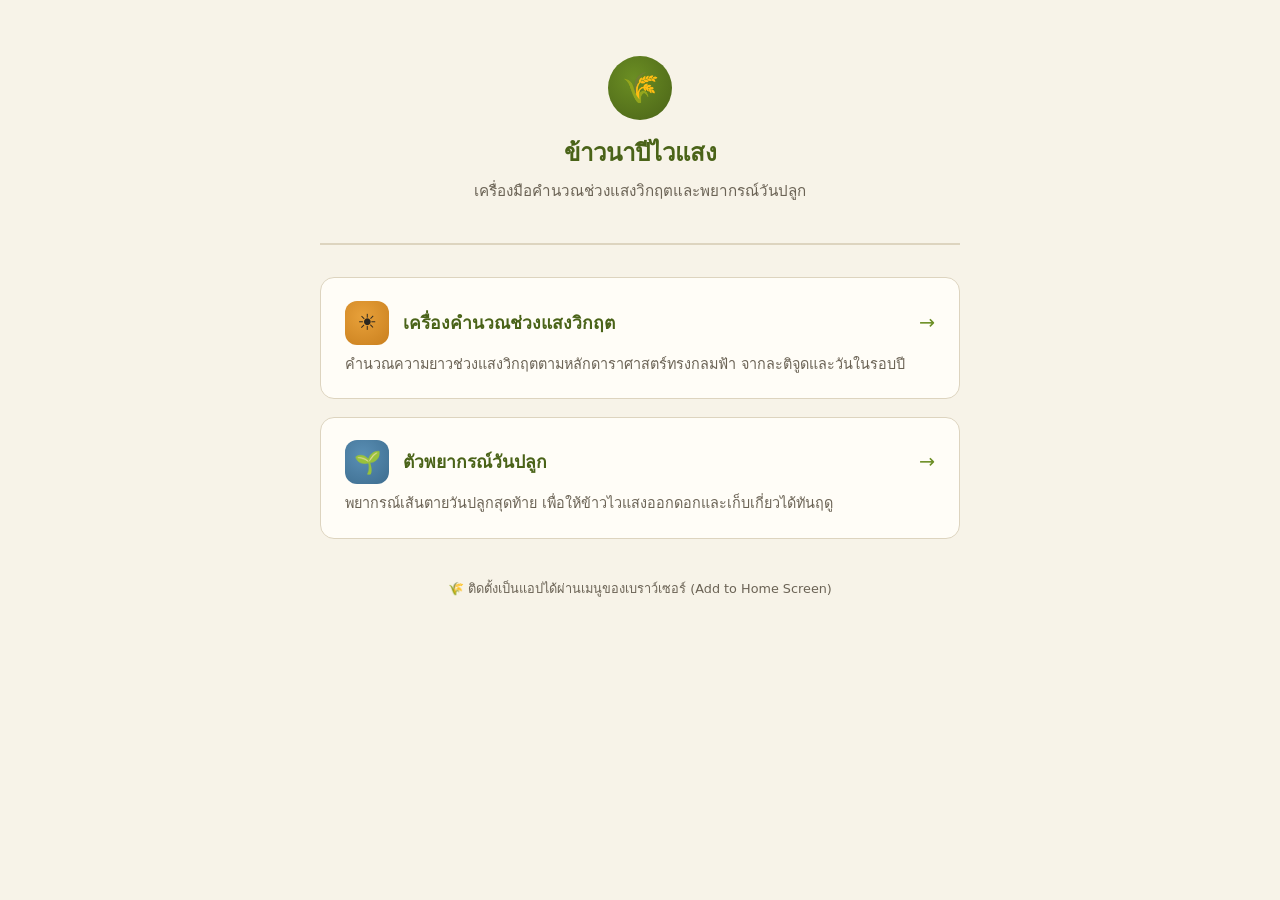
<file: index.html>
<!DOCTYPE html>
<html lang="th">
<head>
<meta charset="UTF-8">
<meta name="viewport" content="width=device-width, initial-scale=1.0">
<meta http-equiv="Content-Security-Policy" content="default-src 'self'; style-src 'self' 'unsafe-inline'; script-src 'self' 'unsafe-inline'; img-src 'self'; manifest-src 'self'; base-uri 'none'; form-action 'none'">
<title>ข้าวไวแสง — เครื่องมือคำนวณและพยากรณ์</title>
<link rel="manifest" href="manifest.json">
<link rel="stylesheet" href="style.css">
<link rel="apple-touch-icon" href="icon-192.png">
<meta name="apple-mobile-web-app-capable" content="yes">
<meta name="apple-mobile-web-app-status-bar-style" content="default">
<meta name="apple-mobile-web-app-title" content="ข้าวไวแสง">
<meta name="description" content="เครื่องมือคำนวณช่วงแสงวิกฤตและพยากรณ์วันปลูกสำหรับข้าวนาปีไวแสง ตามหลักดาราศาสตร์ทรงกลมฟ้า">
<meta name="theme-color" content="#6b8e23">
<style>
  header {
    text-align: center;
    padding: 2rem 0 2.5rem;
    border-bottom: 2px solid var(--line);
    margin-bottom: 2rem;
  }
  .badge {
    display: inline-flex;
    align-items: center;
    justify-content: center;
    width: 64px; height: 64px;
    border-radius: 50%;
    background: radial-gradient(circle at 40% 35%, var(--paddy), var(--paddy-dark));
    margin-bottom: 0.9rem;
    font-size: 30px;
  }
  h1 { font-size: 1.5rem; color: var(--paddy-dark); font-weight: 700; }
  .sub { font-size: 0.95rem; color: var(--ink-soft); margin-top: 0.4rem; }
  .menu { display: grid; gap: 1.1rem; }
  a.tool {
    display: block;
    background: var(--card);
    border: 1px solid var(--line);
    border-radius: 14px;
    padding: 1.4rem 1.5rem;
    text-decoration: none;
    color: inherit;
    transition: transform 0.12s ease, box-shadow 0.12s ease, border-color 0.12s ease;
  }
  a.tool:hover {
    transform: translateY(-2px);
    box-shadow: 0 6px 18px rgba(74, 99, 24, 0.14);
    border-color: var(--paddy);
  }
  .tool-head { display: flex; align-items: center; gap: 0.85rem; margin-bottom: 0.5rem; }
  .icon {
    flex: 0 0 auto;
    width: 44px; height: 44px;
    border-radius: 12px;
    display: inline-flex;
    align-items: center;
    justify-content: center;
    font-size: 22px;
  }
  .icon.calc { background: radial-gradient(circle at 40% 35%, var(--sun), var(--sun-deep)); }
  .icon.predict { background: radial-gradient(circle at 40% 35%, var(--sky), #3d6d8f); }
  .tool h2 { font-size: 1.1rem; color: var(--paddy-dark); font-weight: 700; }
  .tool p { font-size: 0.9rem; color: var(--ink-soft); }
  .arrow { margin-left: auto; color: var(--paddy); font-size: 1.2rem; }
  footer {
    text-align: center;
    margin-top: 2.5rem;
    font-size: 0.8rem;
    color: var(--ink-soft);
  }
</style>
</head>
<body>
  <div class="wrap">
    <header>
      <div class="badge" aria-hidden="true">🌾</div>
      <h1>ข้าวนาปีไวแสง</h1>
      <p class="sub">เครื่องมือคำนวณช่วงแสงวิกฤตและพยากรณ์วันปลูก</p>
    </header>

    <nav class="menu">
      <a class="tool" href="photoperiod_calculator.html">
        <div class="tool-head">
          <span class="icon calc" aria-hidden="true">☀️</span>
          <h2>เครื่องคำนวณช่วงแสงวิกฤต</h2>
          <span class="arrow" aria-hidden="true">→</span>
        </div>
        <p>คำนวณความยาวช่วงแสงวิกฤตตามหลักดาราศาสตร์ทรงกลมฟ้า จากละติจูดและวันในรอบปี</p>
      </a>

      <a class="tool" href="planting_predictor.html">
        <div class="tool-head">
          <span class="icon predict" aria-hidden="true">🌱</span>
          <h2>ตัวพยากรณ์วันปลูก</h2>
          <span class="arrow" aria-hidden="true">→</span>
        </div>
        <p>พยากรณ์เส้นตายวันปลูกสุดท้าย เพื่อให้ข้าวไวแสงออกดอกและเก็บเกี่ยวได้ทันฤดู</p>
      </a>
    </nav>

    <footer>
      🌾 ติดตั้งเป็นแอปได้ผ่านเมนูของเบราว์เซอร์ (Add to Home Screen)
    </footer>
  </div>

  <script>
    if ('serviceWorker' in navigator) {
      window.addEventListener('load', function() {
        navigator.serviceWorker.register('service-worker.js').catch(function(e) { console.log('SW failed:', e); });
      });
    }
  </script>
</body>
</html>
</file>
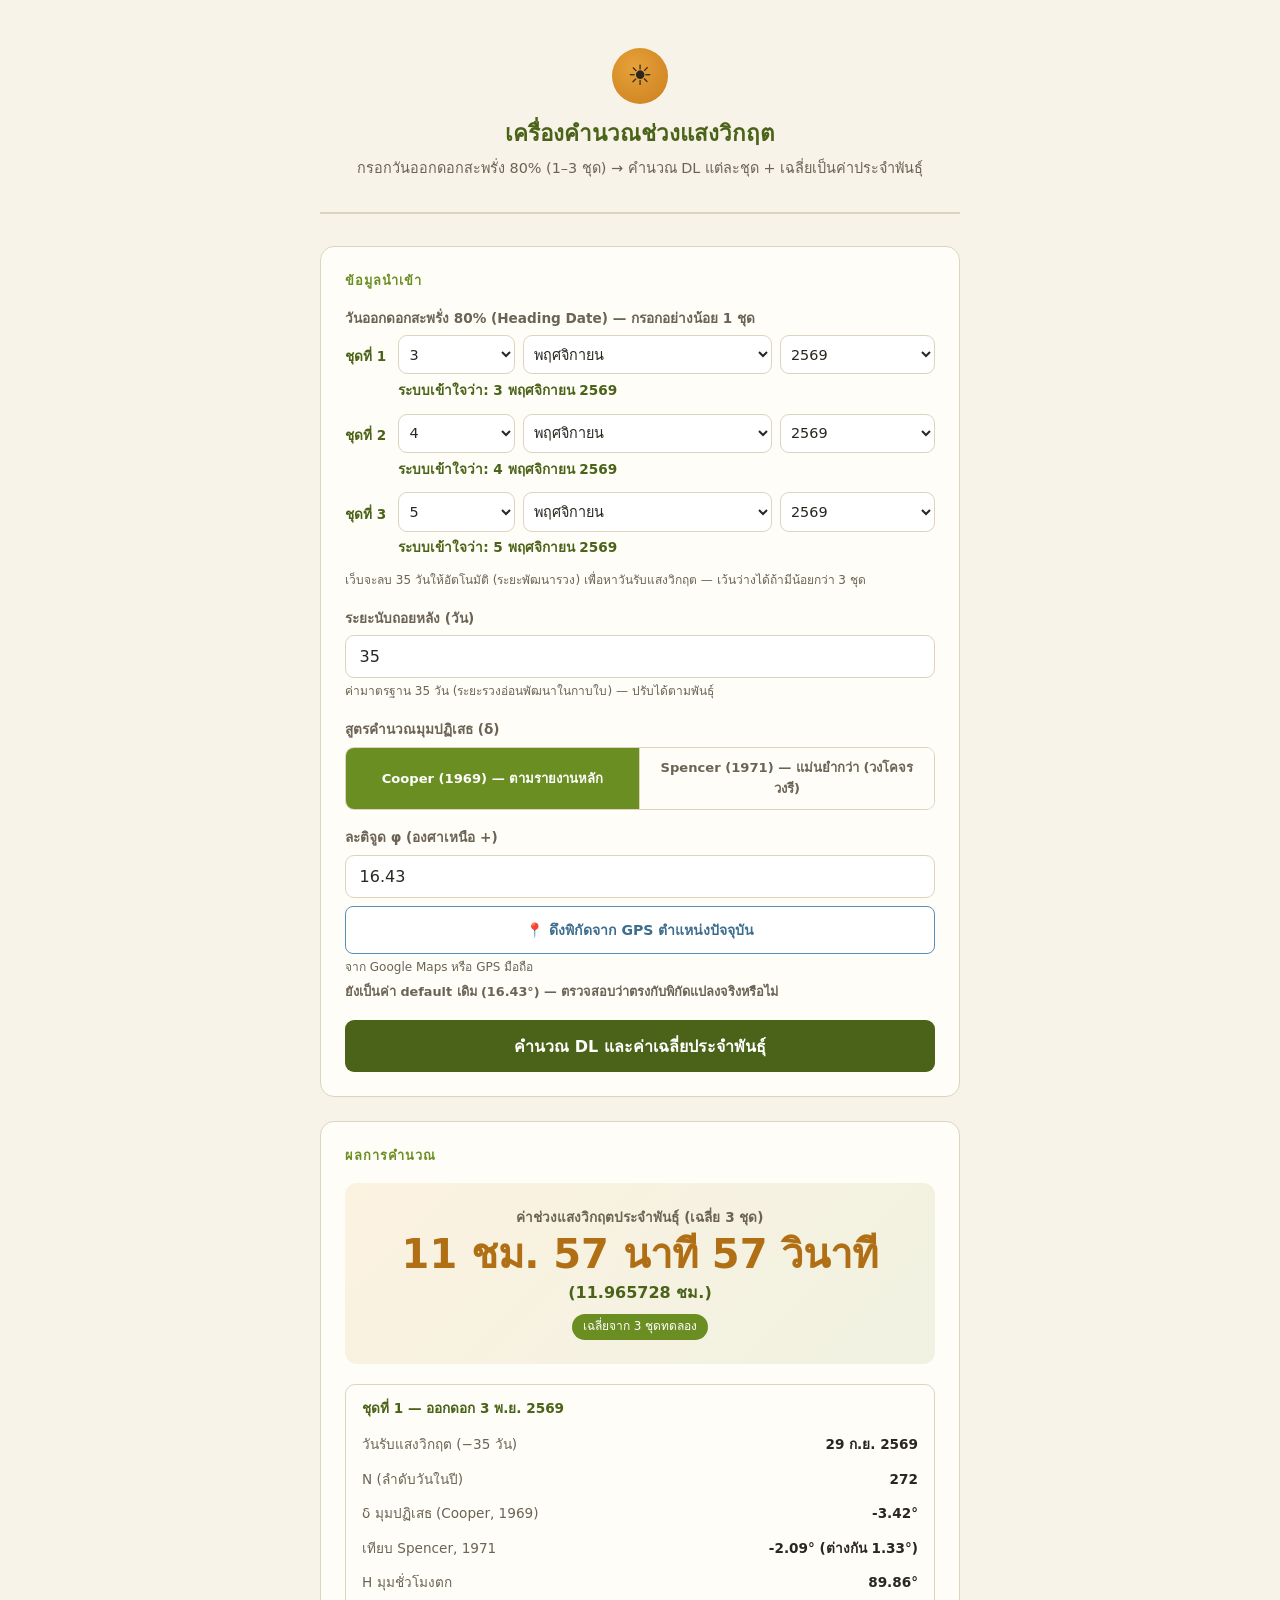
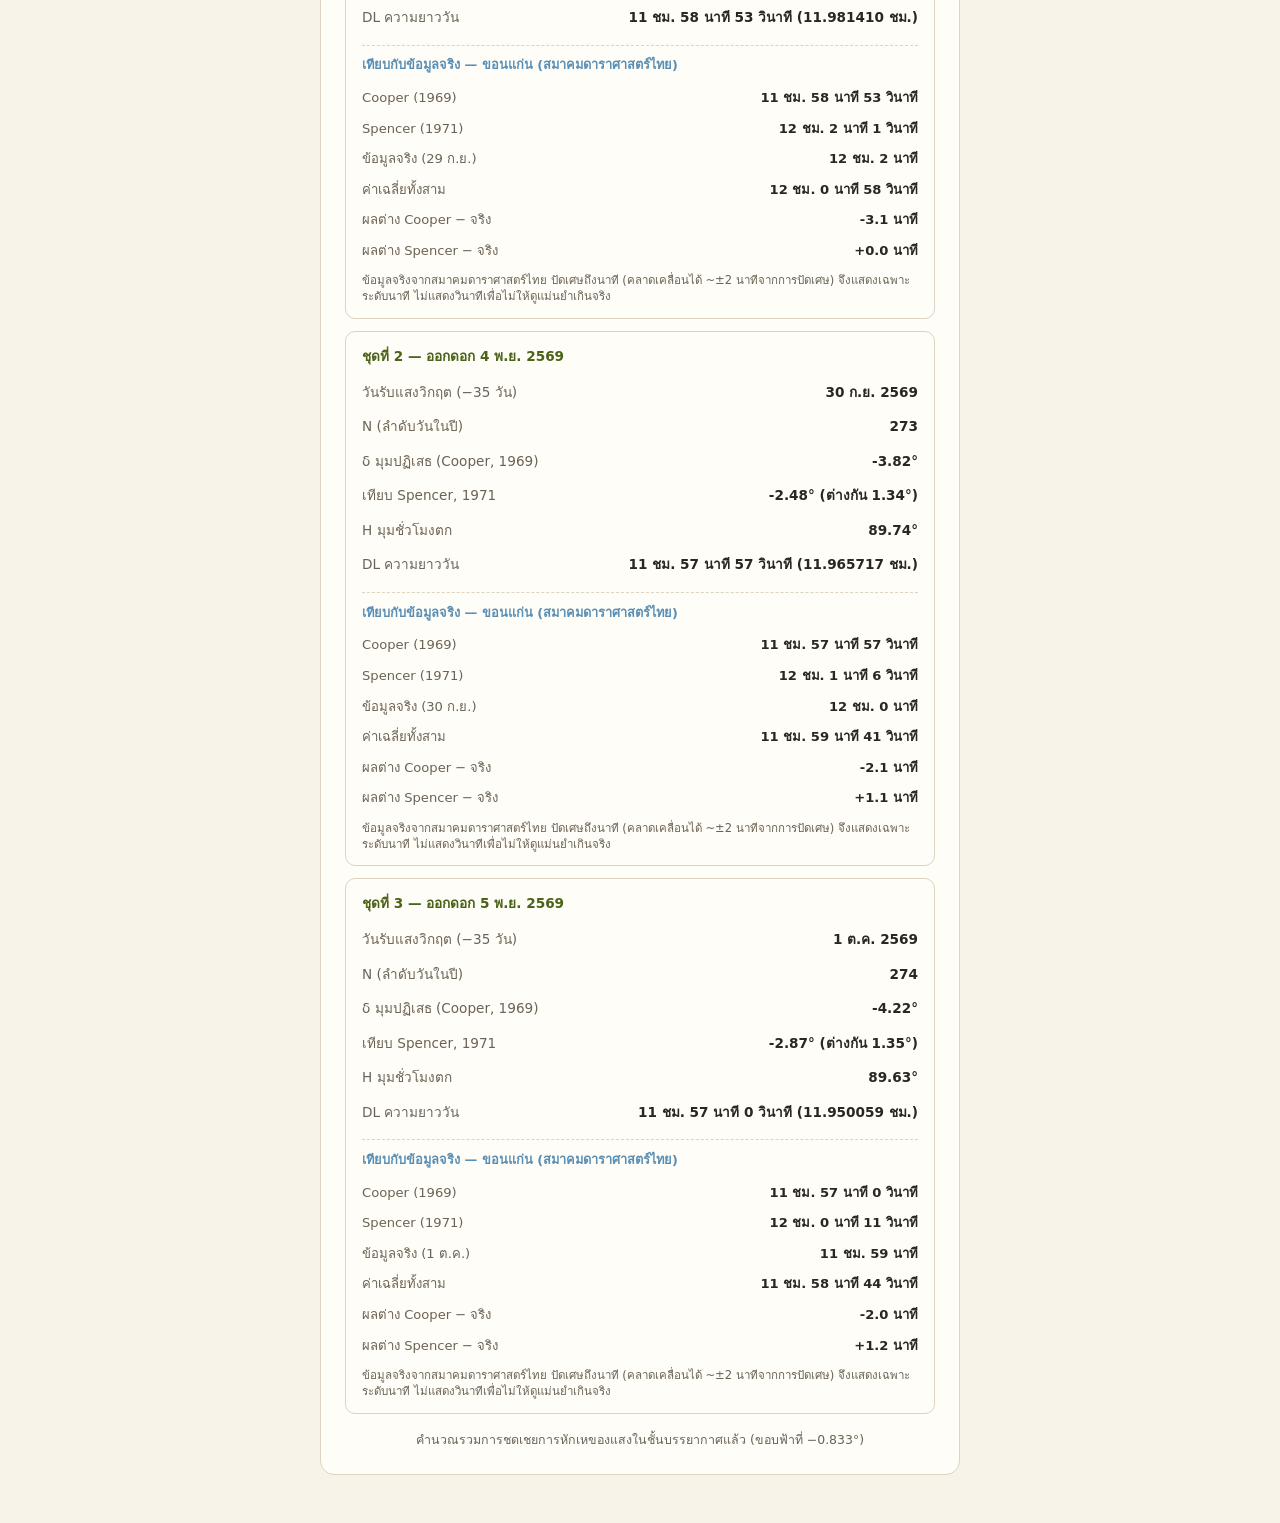
<file: photoperiod_calculator.html>
<!DOCTYPE html>
<html lang="th">
<head>
<meta charset="UTF-8">
<meta name="viewport" content="width=device-width, initial-scale=1.0">
<meta http-equiv="Content-Security-Policy" content="default-src 'self'; style-src 'self' 'unsafe-inline'; script-src 'self' 'unsafe-inline'; img-src 'self'; manifest-src 'self'; base-uri 'none'; form-action 'none'">
<title>เครื่องคำนวณช่วงแสงวิกฤต — ข้าวไวแสง</title>
<link rel="manifest" href="manifest.json">
<link rel="stylesheet" href="style.css">
<link rel="apple-touch-icon" href="icon-192.png">
<meta name="apple-mobile-web-app-capable" content="yes">
<meta name="apple-mobile-web-app-status-bar-style" content="default">
<meta name="apple-mobile-web-app-title" content="คำนวณช่วงแสงวิกฤต">
<meta name="description" content="คำนวณความยาวช่วงแสงวิกฤต (DL) ของข้าวไวแสงจากวันออกดอกสะพรั่ง 80% ตามหลักดาราศาสตร์ทรงกลมฟ้า">
<meta name="theme-color" content="#6b8e23">
<style>
  header { text-align: center; padding: 1.5rem 0 2rem; border-bottom: 2px solid var(--line); margin-bottom: 2rem; }
  .sun-badge { display: inline-flex; align-items: center; justify-content: center; width: 56px; height: 56px; border-radius: 50%; background: radial-gradient(circle at 40% 35%, var(--sun), var(--sun-deep)); margin-bottom: 0.75rem; font-size: 28px; }
  h1 { font-size: 1.4rem; color: var(--paddy-dark); font-weight: 700; }
  .sub { font-size: 0.9rem; color: var(--ink-soft); margin-top: 0.35rem; }
  .set-row { display: grid; grid-template-columns: auto 1fr; gap: 0.75rem; align-items: start; margin-bottom: 0.75rem; }
  .set-label { font-size: 0.85rem; font-weight: 700; color: var(--paddy-dark); white-space: nowrap; padding-top: 0.7rem; }
  .understood { font-size: 0.85rem; color: var(--paddy-dark); font-weight: 700; margin-top: 0.35rem; }
  .season-warn { display: none; font-size: 0.78rem; color: #8a4b00; font-weight: 600; background: rgba(232,161,58,0.18); border: 1px solid rgba(201,127,30,0.5); border-radius: 8px; padding: 0.45rem 0.6rem; margin-top: 0.4rem; }
  .season-warn.show { display: block; }
  .lat-status { font-size: 0.8rem; font-weight: 600; margin-top: 0.3rem; }
  .lat-status.default { color: var(--ink-soft); }
  .lat-status.changed { color: var(--paddy-dark); }
  .date-select { display: grid; grid-template-columns: minmax(3.4rem, 0.75fr) minmax(6.5rem, 1.6fr) minmax(4.2rem, 1fr); gap: 0.5rem; }
  .date-select select { width: 100%; padding: 0.6rem 0.4rem; border: 1px solid var(--line); border-radius: 9px; font-size: 0.9rem; background: #fff; color: var(--ink); font-family: inherit; }
  .date-select select:focus { outline: none; border-color: var(--paddy); box-shadow: 0 0 0 3px rgba(107,142,35,0.15); }
  .answer { text-align: center; padding: 1.5rem; background: linear-gradient(135deg, rgba(232,161,58,0.12), rgba(107,142,35,0.1)); border-radius: 12px; margin-bottom: 1.25rem; }
  .answer .label { font-size: 0.85rem; color: var(--ink-soft); font-weight: 600; }
  .answer .big { font-size: 2.5rem; font-weight: 800; color: #b06f15; line-height: 1.1; margin: 0.25rem 0; }
  .answer .hm { font-size: 1rem; color: var(--paddy-dark); font-weight: 600; }
  .answer .tag { display: inline-block; margin-top: 0.5rem; font-size: 0.75rem; background: var(--paddy); color: #fff; padding: 0.2rem 0.7rem; border-radius: 20px; }
  .set-result { border: 1px solid var(--line); border-radius: 10px; padding: 0.85rem 1rem; margin-bottom: 0.75rem; }
  .set-result .head { font-size: 0.85rem; font-weight: 700; color: var(--paddy-dark); margin-bottom: 0.5rem; }
  .steps { list-style: none; }
  .step { display: flex; justify-content: space-between; align-items: baseline; padding: 0.4rem 0; font-size: 0.85rem; }
  .step .name { color: var(--ink-soft); }
  .step .val { font-weight: 700; font-variant-numeric: tabular-nums; }
  .foot { text-align: center; font-size: 0.78rem; color: var(--ink-soft); margin-top: 1rem; }
  .compare-block { margin-top: 0.6rem; padding-top: 0.6rem; border-top: 1px dashed var(--line); }
  .compare-head { font-size: 0.8rem; font-weight: 700; color: var(--sky); margin-bottom: 0.4rem; }
  .compare-list { list-style: none; }
  .compare-list li { display: flex; justify-content: space-between; align-items: baseline; gap: 0.5rem; padding: 0.3rem 0; font-size: 0.82rem; }
  .compare-list li span:first-child { color: var(--ink-soft); }
  .compare-list li span:last-child { font-weight: 700; font-variant-numeric: tabular-nums; text-align: right; }
  .compare-note { font-size: 0.72rem; color: var(--ink-soft); margin-top: 0.4rem; line-height: 1.4; }
</style>
</head>
<body>
<div class="wrap">
  <header>
    <div class="sun-badge" aria-hidden="true">☀</div>
    <h1>เครื่องคำนวณช่วงแสงวิกฤต</h1>
    <p class="sub">กรอกวันออกดอกสะพรั่ง 80% (1–3 ชุด) → คำนวณ DL แต่ละชุด + เฉลี่ยเป็นค่าประจำพันธุ์</p>
  </header>

  <div class="card">
    <h2>ข้อมูลนำเข้า</h2>
    <div class="field">
      <label>วันออกดอกสะพรั่ง 80% (Heading Date) — กรอกอย่างน้อย 1 ชุด</label>
      <div class="set-row" role="group" aria-label="ชุดที่ 1"><span class="set-label" aria-hidden="true">ชุดที่ 1</span><div>
        <div class="date-select">
          <select class="day-select" id="h1-day" onchange="onDateSelectChange('h1')" aria-label="วัน ชุดที่ 1"></select>
          <select class="month-select" id="h1-month" onchange="onDateSelectChange('h1')" aria-label="เดือน ชุดที่ 1"></select>
          <select class="year-select" id="h1-year" onchange="onDateSelectChange('h1')" aria-label="ปี พ.ศ. ชุดที่ 1"></select>
        </div>
        <input type="hidden" id="h1" value="2026-11-03">
        <p class="understood" id="h1-understood"></p>
        <p class="season-warn" id="h1-warn"></p>
      </div></div>
      <div class="set-row" role="group" aria-label="ชุดที่ 2"><span class="set-label" aria-hidden="true">ชุดที่ 2</span><div>
        <div class="date-select">
          <select class="day-select" id="h2-day" onchange="onDateSelectChange('h2')" aria-label="วัน ชุดที่ 2"></select>
          <select class="month-select" id="h2-month" onchange="onDateSelectChange('h2')" aria-label="เดือน ชุดที่ 2"></select>
          <select class="year-select" id="h2-year" onchange="onDateSelectChange('h2')" aria-label="ปี พ.ศ. ชุดที่ 2"></select>
        </div>
        <input type="hidden" id="h2" value="2026-11-04">
        <p class="understood" id="h2-understood"></p>
        <p class="season-warn" id="h2-warn"></p>
      </div></div>
      <div class="set-row" role="group" aria-label="ชุดที่ 3"><span class="set-label" aria-hidden="true">ชุดที่ 3</span><div>
        <div class="date-select">
          <select class="day-select" id="h3-day" onchange="onDateSelectChange('h3')" aria-label="วัน ชุดที่ 3"></select>
          <select class="month-select" id="h3-month" onchange="onDateSelectChange('h3')" aria-label="เดือน ชุดที่ 3"></select>
          <select class="year-select" id="h3-year" onchange="onDateSelectChange('h3')" aria-label="ปี พ.ศ. ชุดที่ 3"></select>
        </div>
        <input type="hidden" id="h3" value="2026-11-05">
        <p class="understood" id="h3-understood"></p>
        <p class="season-warn" id="h3-warn"></p>
      </div></div>
      <p class="hint">เว็บจะลบ 35 วันให้อัตโนมัติ (ระยะพัฒนารวง) เพื่อหาวันรับแสงวิกฤต — เว้นว่างได้ถ้ามีน้อยกว่า 3 ชุด</p>
    </div>
    <div class="field">
      <label for="days-back">ระยะนับถอยหลัง (วัน)</label>
      <input type="number" id="days-back" value="35" step="1" min="1">
      <p class="hint">ค่ามาตรฐาน 35 วัน (ระยะรวงอ่อนพัฒนาในกาบใบ) — ปรับได้ตามพันธุ์</p>
    </div>
    <div class="field">
      <label>สูตรคำนวณมุมปฏิเสธ (δ)</label>
      <div class="segmented">
        <input type="radio" class="seg-input" id="formula-cooper" name="formula" value="cooper" checked onchange="calculate()">
        <label for="formula-cooper" class="seg-btn">Cooper (1969) — ตามรายงานหลัก</label>
        <input type="radio" class="seg-input" id="formula-spencer" name="formula" value="spencer" onchange="calculate()">
        <label for="formula-spencer" class="seg-btn">Spencer (1971) — แม่นยำกว่า (วงโคจรวงรี)</label>
      </div>
    </div>
    <div class="field">
      <label for="lat">ละติจูด φ (องศาเหนือ +)</label>
      <input type="number" id="lat" value="16.43" step="0.01" min="-66.5" max="66.5" oninput="updateLatHint()">
      <button type="button" class="gps-btn" onclick="fetchGPS()">📍 ดึงพิกัดจาก GPS ตำแหน่งปัจจุบัน</button>
      <p class="hint">จาก Google Maps หรือ GPS มือถือ</p>
      <p class="lat-status" id="lat-status"></p>
    </div>
    <button onclick="calculate()">คำนวณ DL และค่าเฉลี่ยประจำพันธุ์</button>
    <p class="error-banner" id="calc-error" role="alert"></p>
  </div>

  <div class="card result" id="result">
    <h2>ผลการคำนวณ</h2>
    <div class="answer">
      <div class="label" id="ans-label">ค่าช่วงแสงวิกฤตประจำพันธุ์ (เฉลี่ย)</div>
      <div class="big" id="dl-hours">—</div>
      <div class="hm" id="dl-hm">—</div>
      <div class="tag" id="ans-tag"></div>
    </div>
    <div id="set-results"></div>
    <p class="foot">คำนวณรวมการชดเชยการหักเหของแสงในชั้นบรรยากาศแล้ว (ขอบฟ้าที่ −0.833°)</p>
  </div>
</div>

<script src="reference-data/khonkaen-sun-2026.js"></script>
<script src="calc-core.js"></script>
<script>
  const SEASON_WARN_TEXT = 'วันออกดอกที่กรอกอยู่นอกช่วงฤดูกาลเก็บเกี่ยวปกติ (ก.ค.-ธ.ค.) กรุณาตรวจสอบอีกครั้ง';
  ['h1','h2','h3'].forEach(id => { document.getElementById(id + '-warn').textContent = SEASON_WARN_TEXT; });

  function showCalcError(msg){
    const el = document.getElementById('calc-error');
    el.textContent = msg;
    el.classList.add('show');
  }
  function clearCalcError(){
    const el = document.getElementById('calc-error');
    el.textContent = '';
    el.classList.remove('show');
  }

  function dayOfYear(d){ const s = new Date(d.getFullYear(),0,0); return Math.floor((d-s)/86400000); }
  function sunsetHourAngle(phi, delta){
    const val = (Math.sin(toRad(SUN_ALT_AT_SET)) - Math.sin(toRad(phi))*Math.sin(toRad(delta)))/(Math.cos(toRad(phi))*Math.cos(toRad(delta)));
    if (val < -1 || val > 1) return null;
    return toDeg(Math.acos(val));
  }
  function hoursToHMS(hours) {
    const totalSeconds = Math.round(hours * 3600); // ปัดครั้งเดียวตรงนี้ที่เดียว ป้องกันบั๊กจาก double-rounding
    const h = Math.floor(totalSeconds / 3600);
    const m = Math.floor((totalSeconds % 3600) / 60);
    const s = totalSeconds % 60;
    return h + ' ชม. ' + m + ' นาที ' + s + ' วินาที';
  }
  // สำหรับข้อมูลอ้างอิงจริง (ปัดเศษถึงนาทีมาแต่ต้นทาง) — ไม่แสดงวินาทีเพื่อไม่ให้ดูแม่นยำเกินจริง
  function hoursToHM(hours) {
    const totalMinutes = Math.round(hours * 60);
    const h = Math.floor(totalMinutes / 60);
    const m = totalMinutes % 60;
    return h + ' ชม. ' + m + ' นาที';
  }
  const THAI_MONTHS_FULL = ['มกราคม','กุมภาพันธ์','มีนาคม','เมษายน','พฤษภาคม','มิถุนายน','กรกฎาคม','สิงหาคม','กันยายน','ตุลาคม','พฤศจิกายน','ธันวาคม'];
  const THAI_MONTHS_SHORT = ['ม.ค.','ก.พ.','มี.ค.','เม.ย.','พ.ค.','มิ.ย.','ก.ค.','ส.ค.','ก.ย.','ต.ค.','พ.ย.','ธ.ค.'];
  function fmtThaiFull(d){ return d.getDate()+' '+THAI_MONTHS_FULL[d.getMonth()]+' '+(d.getFullYear()+543); }

  // หาแถวข้อมูลอ้างอิงจริง (ขอนแก่น 2569) ที่ตรงกับวัน-เดือนของ trigger date โดยไม่สนปี
  // เพราะความยาววันคงที่ตามวัน-เดือนในระดับเสี้ยววินาที ไม่ขึ้นกับปี
  function findReferenceDay(triggerDate){
    if (typeof REFERENCE_SUN_DATA_2026 === 'undefined' || !REFERENCE_SUN_DATA_2026.days) return null;
    const mmdd = String(triggerDate.getMonth()+1).padStart(2,'0') + '-' + String(triggerDate.getDate()).padStart(2,'0');
    return REFERENCE_SUN_DATA_2026.days.find(function(d){ return d.date.slice(5) === mmdd; }) || null;
  }

  // แสดงค่าที่ระบบเข้าใจจริง (parse จาก ISO value ของ input date เสมอ ไม่ขึ้นกับรูปแบบที่จอผู้ใช้แสดง)
  // เพื่อกันผู้ใช้กรอกวัน/เดือนสลับกันโดยไม่รู้ตัว
  function updateDateInfo(id){
    const val = document.getElementById(id).value; // ISO YYYY-MM-DD เสมอ
    const understoodEl = document.getElementById(id + '-understood');
    const warnEl = document.getElementById(id + '-warn');
    if (!val){ understoodEl.textContent = ''; warnEl.classList.remove('show'); return; }
    const d = new Date(val + 'T00:00:00');
    understoodEl.textContent = 'ระบบเข้าใจว่า: ' + fmtThaiFull(d);
    const month = d.getMonth(); // 0=ม.ค. ... ช่วงฤดูกาลปกติ: ก.ค.(6) - ธ.ค.(11)
    const inSeason = (month >= 6 && month <= 11);
    warnEl.classList.toggle('show', !inSeason);
  }

  // ประกอบ ISO date จาก dropdown วัน/เดือน/ปี แล้วเขียนลง hidden input (id เดิม)
  // เพื่อให้ computeSet()/calculate() ทำงานเหมือนเดิมทุกประการ โดยไม่ต้องแก้โค้ดคำนวณ
  function daysInMonth(yearCE, monthIdx0){ return new Date(yearCE, monthIdx0+1, 0).getDate(); }

  function rebuildDayOptions(id){
    const daySel = document.getElementById(id + '-day');
    const monthIdx = parseInt(document.getElementById(id + '-month').value);
    const yearCE = parseInt(document.getElementById(id + '-year').value);
    const maxDay = daysInMonth(yearCE, monthIdx);
    const prevVal = daySel.value;
    daySel.innerHTML = '<option value="">—</option>';
    for (let dd = 1; dd <= maxDay; dd++){
      const opt = document.createElement('option');
      opt.value = dd; opt.textContent = dd;
      daySel.appendChild(opt);
    }
    if (prevVal === ''){ daySel.value = ''; }
    else if (parseInt(prevVal) <= maxDay){ daySel.value = prevVal; }
    else { daySel.value = maxDay; }
  }

  function syncHiddenDate(id){
    const dayVal = document.getElementById(id + '-day').value;
    const hidden = document.getElementById(id);
    if (dayVal === ''){ hidden.value = ''; updateDateInfo(id); return; }
    const d = parseInt(dayVal);
    const m = parseInt(document.getElementById(id + '-month').value); // 0-11
    const y = parseInt(document.getElementById(id + '-year').value); // ค.ศ.
    hidden.value = y + '-' + String(m+1).padStart(2,'0') + '-' + String(d).padStart(2,'0');
    updateDateInfo(id);
  }

  function onDateSelectChange(id){
    rebuildDayOptions(id);
    syncHiddenDate(id);
  }

  function initDateSelectors(id){
    const hidden = document.getElementById(id);
    const iso = hidden.value; // ค่าเริ่มต้น ISO ที่ฝังไว้ใน hidden input
    const monthSel = document.getElementById(id + '-month');
    const yearSel = document.getElementById(id + '-year');
    const daySel = document.getElementById(id + '-day');

    THAI_MONTHS_FULL.forEach((name, idx) => {
      const opt = document.createElement('option');
      opt.value = idx; opt.textContent = name;
      monthSel.appendChild(opt);
    });

    const todayCE = new Date().getFullYear();
    let y, m, d;
    if (iso){ [y,m,d] = iso.split('-').map(Number); }
    else { y = todayCE; m = new Date().getMonth()+1; d = null; }

    const nowBE = todayCE + 543, defBE = y + 543;
    const minBE = Math.min(nowBE, defBE) - 7, maxBE = Math.max(nowBE, defBE) + 7;
    for (let yy = minBE; yy <= maxBE; yy++){
      const opt = document.createElement('option');
      opt.value = yy - 543; opt.textContent = yy;
      yearSel.appendChild(opt);
    }

    monthSel.value = m - 1;
    yearSel.value = y;
    rebuildDayOptions(id);
    daySel.value = d ? d : '';

    syncHiddenDate(id);
  }

  function updateLatHint(){
    const el = document.getElementById('lat');
    const statusEl = document.getElementById('lat-status');
    const val = el.value;
    const num = parseFloat(val);
    if (val === '' || isNaN(num)){ statusEl.textContent = ''; statusEl.className = 'lat-status'; return; }
    if (Math.abs(num - 16.43) < 1e-9){
      statusEl.textContent = 'ยังเป็นค่า default เดิม (16.43°) — ตรวจสอบว่าตรงกับพิกัดแปลงจริงหรือไม่';
      statusEl.className = 'lat-status default';
    } else {
      statusEl.textContent = 'ค่านี้ถูกเปลี่ยนจาก default แล้ว (' + num + '°)';
      statusEl.className = 'lat-status changed';
    }
  }

  function computeSet(headingStr, daysBack, phi, method){
    const hd = new Date(headingStr + 'T00:00:00');
    const trigger = new Date(hd); trigger.setDate(trigger.getDate() - daysBack);
    const N = dayOfYear(trigger);
    const delta = getDeclination(N, method);
    const deltaOther = getDeclination(N, method === 'spencer' ? 'cooper' : 'spencer');
    const H = sunsetHourAngle(phi, delta);
    if (H === null) return null;
    const DL = 2*H/15;

    // คำนวณ DL ทั้งสองสูตรเสมอ (ไม่ขึ้นกับสูตรที่เลือกไว้) สำหรับ 3-way comparison กับข้อมูลจริง
    const deltaCooper = method === 'cooper' ? delta : deltaOther;
    const deltaSpencer = method === 'spencer' ? delta : deltaOther;
    const Hc = sunsetHourAngle(phi, deltaCooper);
    const Hs = sunsetHourAngle(phi, deltaSpencer);
    const DLCooper = Hc === null ? null : 2*Hc/15;
    const DLSpencer = Hs === null ? null : 2*Hs/15;

    return { heading: hd, trigger: trigger, N: N, delta: delta, deltaOther: deltaOther, method: method, H: H, DL: DL, DLCooper: DLCooper, DLSpencer: DLSpencer };
  }

  // สร้างบล็อกเทียบ 3 ทาง (Cooper vs Spencer vs ข้อมูลจริงขอนแก่น) สำหรับชุดคำนวณหนึ่งชุด
  function buildCompareHtml(s, phi, withinRefRange){
    if (!withinRefRange){
      return '<p class="compare-note">ข้อมูลจริงมีเฉพาะจังหวัดขอนแก่น (ละติจูด ~16.43°N) — พิกัดปัจจุบัน (' + phi + '°) อยู่นอกช่วงนี้ จึงไม่แสดงตัวเลขเปรียบเทียบ</p>';
    }
    const refDay = findReferenceDay(s.trigger);
    if (!refDay || s.DLCooper === null || s.DLSpencer === null){
      return '<p class="compare-note">ไม่พบข้อมูลอ้างอิงจริงสำหรับวันที่นี้</p>';
    }
    const realDL = refDay.dayLengthHours;
    const avg = (s.DLCooper + s.DLSpencer + realDL) / 3;
    const errCooperMin = (s.DLCooper - realDL) * 60;
    const errSpencerMin = (s.DLSpencer - realDL) * 60;
    const [refM, refD] = refDay.date.slice(5).split('-').map(Number);
    const refThai = refD + ' ' + THAI_MONTHS_SHORT[refM - 1];
    const fmtSigned = function(min){ return (min >= 0 ? '+' : '') + min.toFixed(1) + ' นาที'; };

    return '<div class="compare-block">'
      + '<div class="compare-head">เทียบกับข้อมูลจริง — ขอนแก่น (สมาคมดาราศาสตร์ไทย)</div>'
      + '<ul class="compare-list">'
      + '<li><span>Cooper (1969)</span><span>' + hoursToHMS(s.DLCooper) + '</span></li>'
      + '<li><span>Spencer (1971)</span><span>' + hoursToHMS(s.DLSpencer) + '</span></li>'
      + '<li><span>ข้อมูลจริง (' + refThai + ')</span><span>' + hoursToHM(realDL) + '</span></li>'
      + '<li><span>ค่าเฉลี่ยทั้งสาม</span><span>' + hoursToHMS(avg) + '</span></li>'
      + '<li><span>ผลต่าง Cooper − จริง</span><span>' + fmtSigned(errCooperMin) + '</span></li>'
      + '<li><span>ผลต่าง Spencer − จริง</span><span>' + fmtSigned(errSpencerMin) + '</span></li>'
      + '</ul>'
      + '<p class="compare-note">ข้อมูลจริงจากสมาคมดาราศาสตร์ไทย ปัดเศษถึงนาที (คลาดเคลื่อนได้ ~±2 นาทีจากการปัดเศษ) จึงแสดงเฉพาะระดับนาที ไม่แสดงวินาทีเพื่อไม่ให้ดูแม่นยำเกินจริง</p>'
      + '</div>';
  }

  function calculate(){
    clearCalcError();
    const phi = parseFloat(document.getElementById('lat').value);
    const daysBack = parseInt(document.getElementById('days-back').value);
    if (isNaN(phi) || isNaN(daysBack)){ showCalcError('กรุณากรอกละติจูดและระยะนับถอยหลังให้ครบ'); return; }

    if (Math.abs(phi) > 66.5){
      showCalcError('ละติจูด ' + phi + '° อยู่นอกเขตที่คำนวณได้ (เกินเส้นอาร์กติก/แอนตาร์กติก ±66.5°) — บริเวณนี้มีปรากฏการณ์กลางวัน/กลางคืนต่อเนื่อง แบบจำลองช่วงแสงข้าวนาปีจึงใช้ไม่ได้ กรุณาใช้ละติจูดในเขตร้อน/กึ่งร้อน');
      return;
    }

    const method = document.querySelector('input[name="formula"]:checked').value;
    const otherMethod = method === 'spencer' ? 'cooper' : 'spencer';

    const inputs = ['h1','h2','h3'].map(id => document.getElementById(id).value).filter(v => v);
    if (inputs.length === 0){ showCalcError('กรุณากรอกวันออกดอกอย่างน้อย 1 ชุด'); return; }

    const sets = [];
    for (const v of inputs){
      const s = computeSet(v, daysBack, phi, method);
      if (s) sets.push(s);
    }
    if (sets.length === 0){ showCalcError('พิกัด/วันที่นี้คำนวณความยาววันปกติไม่ได้'); return; }

    const withinRefRange = Math.abs(phi - 16.4333) <= 0.5;

    let html = '';
    sets.forEach((s, i) => {
      const diff = Math.abs(s.delta - s.deltaOther).toFixed(2);
      html += '<div class="set-result">'
        + '<div class="head">ชุดที่ ' + (i+1) + ' — ออกดอก ' + fmtThai(s.heading) + '</div>'
        + '<ul class="steps">'
        + '<li class="step"><span class="name">วันรับแสงวิกฤต (−' + daysBack + ' วัน)</span><span class="val">' + fmtThai(s.trigger) + '</span></li>'
        + '<li class="step"><span class="name">N (ลำดับวันในปี)</span><span class="val">' + s.N + '</span></li>'
        + '<li class="step"><span class="name">δ มุมปฏิเสธ (' + FORMULA_LABEL[method] + ')</span><span class="val">' + s.delta.toFixed(2) + '°</span></li>'
        + '<li class="step"><span class="name">เทียบ ' + FORMULA_LABEL[otherMethod] + '</span><span class="val">' + s.deltaOther.toFixed(2) + '° (ต่างกัน ' + diff + '°)</span></li>'
        + '<li class="step"><span class="name">H มุมชั่วโมงตก</span><span class="val">' + s.H.toFixed(2) + '°</span></li>'
        + '<li class="step"><span class="name">DL ความยาววัน</span><span class="val">' + hoursToHMS(s.DL) + ' (' + s.DL.toFixed(6) + ' ชม.)</span></li>'
        + '</ul>'
        + buildCompareHtml(s, phi, withinRefRange)
        + '</div>';
    });
    document.getElementById('set-results').innerHTML = html;

    const avg = sets.reduce((a,s)=>a+s.DL,0) / sets.length;
    document.getElementById('dl-hours').textContent = hoursToHMS(avg);
    document.getElementById('dl-hm').textContent = '(' + avg.toFixed(6) + ' ชม.)';

    if (sets.length === 1){
      document.getElementById('ans-label').textContent = 'ความยาววัน (DL) — ชุดเดียว';
      document.getElementById('ans-tag').textContent = 'คำนวณเดี่ยว 1 ชุด';
    } else {
      document.getElementById('ans-label').textContent = 'ค่าช่วงแสงวิกฤตประจำพันธุ์ (เฉลี่ย ' + sets.length + ' ชุด)';
      document.getElementById('ans-tag').textContent = 'เฉลี่ยจาก ' + sets.length + ' ชุดทดลอง';
    }

    document.getElementById('result').classList.add('show');
  }

  ['h1','h2','h3'].forEach(initDateSelectors);
  updateLatHint();
  calculate();

  if ('serviceWorker' in navigator) {
    window.addEventListener('load', function() {
      navigator.serviceWorker.register('service-worker.js').catch(function(e) { console.log('SW failed:', e); });
    });
  }
</script>
</body>
</html>
</file>
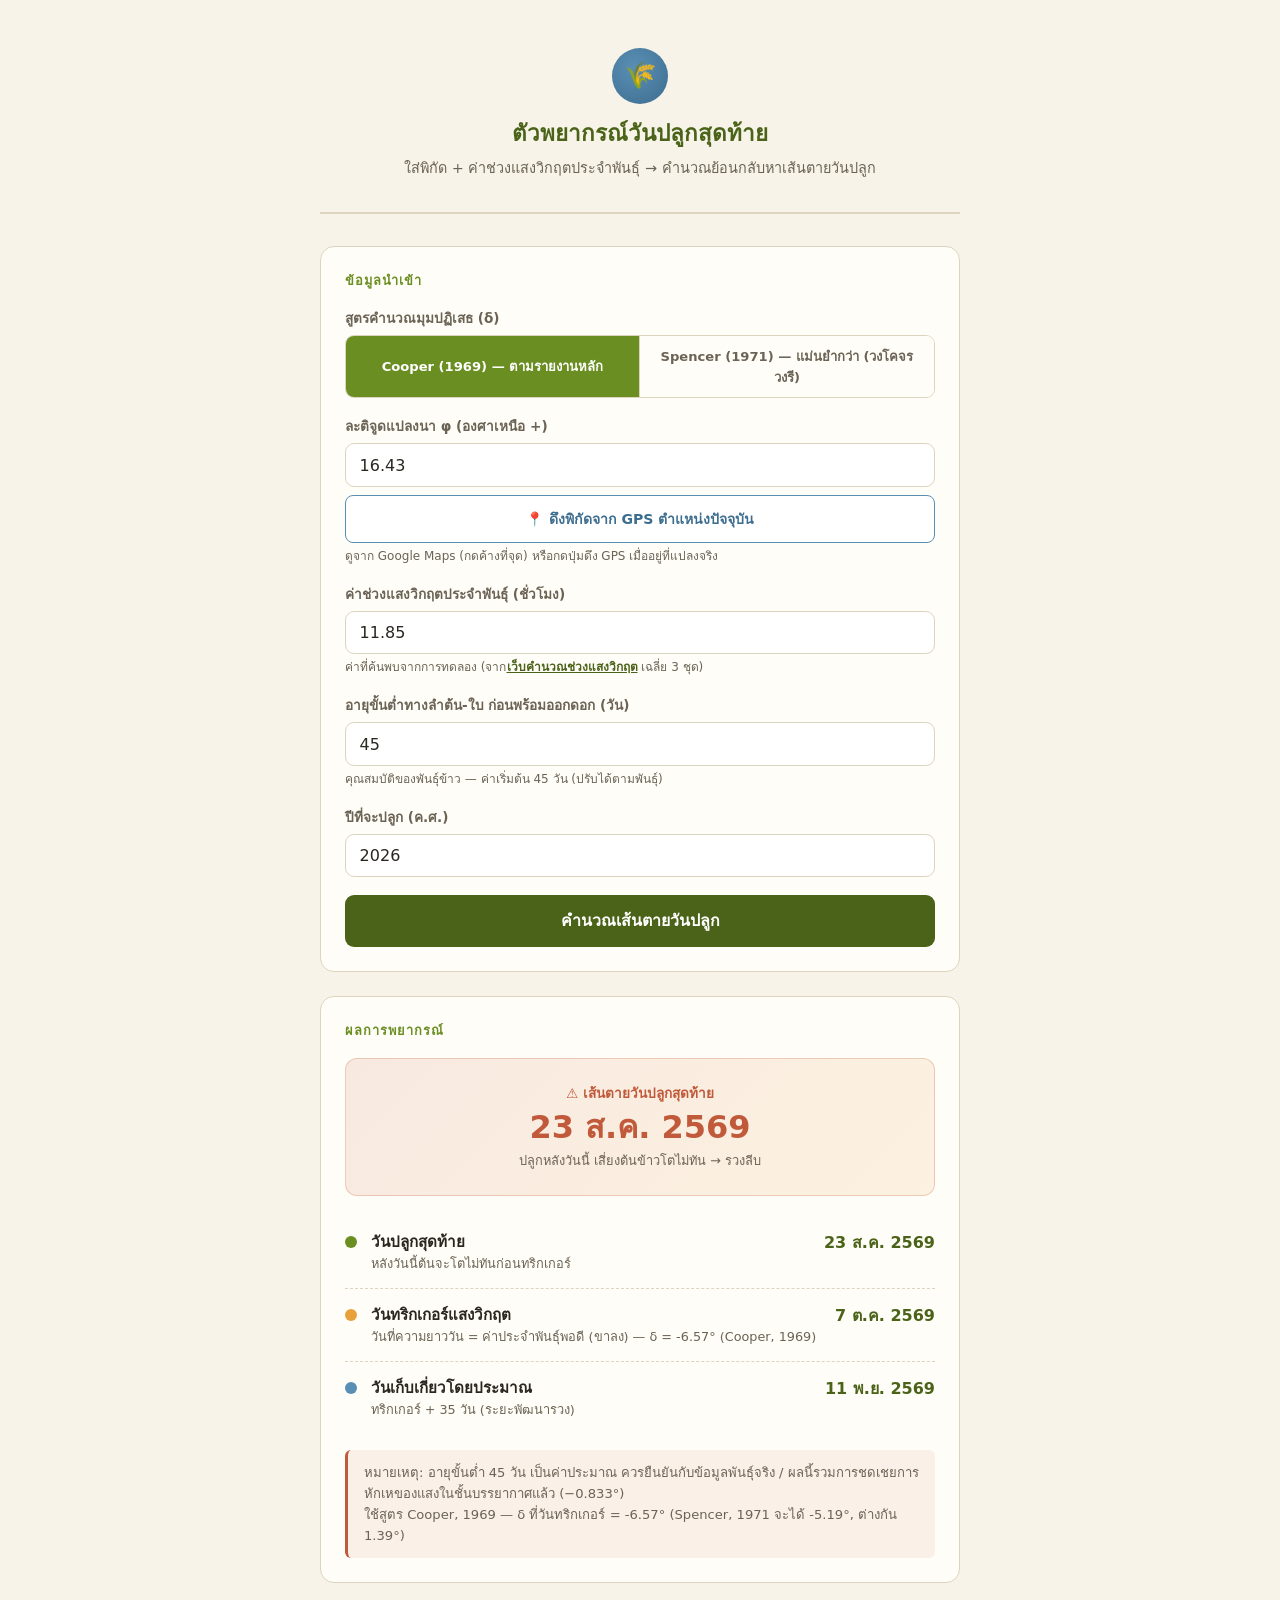
<file: planting_predictor.html>
<!DOCTYPE html>
<html lang="th">
<head>
<meta charset="UTF-8">
<meta name="viewport" content="width=device-width, initial-scale=1.0">
<meta http-equiv="Content-Security-Policy" content="default-src 'self'; style-src 'self' 'unsafe-inline'; script-src 'self' 'unsafe-inline'; img-src 'self'; manifest-src 'self'; base-uri 'none'; form-action 'none'">
<title>ตัวพยากรณ์วันปลูก — ข้าวไวแสง</title>
<link rel="manifest" href="manifest.json">
<link rel="stylesheet" href="style.css">
<link rel="apple-touch-icon" href="icon-192.png">
<meta name="apple-mobile-web-app-capable" content="yes">
<meta name="apple-mobile-web-app-status-bar-style" content="default">
<meta name="apple-mobile-web-app-title" content="พยากรณ์วันปลูก">
<meta name="description" content="พยากรณ์เส้นตายวันปลูกข้าวไวแสง จากพิกัดแปลงนาและค่าช่วงแสงวิกฤตประจำพันธุ์">
<meta name="theme-color" content="#6b8e23">
<style>
  header {
    text-align: center;
    padding: 1.5rem 0 2rem;
    border-bottom: 2px solid var(--line);
    margin-bottom: 2rem;
  }
  .badge {
    display: inline-flex;
    align-items: center;
    justify-content: center;
    width: 56px; height: 56px;
    border-radius: 50%;
    background: radial-gradient(circle at 40% 35%, var(--sky), #3d6d8f);
    margin-bottom: 0.75rem;
    font-size: 26px;
  }
  h1 { font-size: 1.4rem; color: var(--paddy-dark); font-weight: 700; }
  .sub { font-size: 0.9rem; color: var(--ink-soft); margin-top: 0.35rem; }
  .deadline {
    text-align: center;
    padding: 1.5rem;
    background: linear-gradient(135deg, rgba(193,90,58,0.12), rgba(232,161,58,0.12));
    border-radius: 12px;
    margin-bottom: 1.25rem;
    border: 1px solid rgba(193,90,58,0.25);
  }
  .deadline .label { font-size: 0.85rem; color: var(--alert); font-weight: 700; }
  .deadline .big { font-size: 2rem; font-weight: 800; color: var(--alert); line-height: 1.15; margin: 0.3rem 0; }
  .deadline .note { font-size: 0.8rem; color: var(--ink-soft); }
  .timeline { list-style: none; }
  .tl {
    display: flex;
    align-items: flex-start;
    gap: 0.85rem;
    padding: 0.85rem 0;
    border-bottom: 1px dashed var(--line);
  }
  .tl:last-child { border-bottom: none; }
  .tl .dot {
    width: 12px; height: 12px; border-radius: 50%;
    margin-top: 0.4rem; flex-shrink: 0;
  }
  .tl .body { flex: 1; }
  .tl .t { font-size: 0.95rem; font-weight: 700; }
  .tl .d { font-size: 0.8rem; color: var(--ink-soft); }
  .tl .date { font-size: 1rem; font-weight: 700; color: var(--paddy-dark); font-variant-numeric: tabular-nums; }
  .warn {
    background: rgba(193,90,58,0.08);
    border-left: 3px solid var(--alert);
    padding: 0.75rem 1rem;
    border-radius: 6px;
    font-size: 0.82rem;
    color: var(--ink-soft);
    margin-top: 1rem;
  }
</style>
</head>
<body>
<div class="wrap">
  <header>
    <div class="badge" aria-hidden="true">🌾</div>
    <h1>ตัวพยากรณ์วันปลูกสุดท้าย</h1>
    <p class="sub">ใส่พิกัด + ค่าช่วงแสงวิกฤตประจำพันธุ์ → คำนวณย้อนกลับหาเส้นตายวันปลูก</p>
  </header>

  <div class="card">
    <h2>ข้อมูลนำเข้า</h2>
    <div class="field">
      <label>สูตรคำนวณมุมปฏิเสธ (δ)</label>
      <div class="segmented">
        <input type="radio" class="seg-input" id="formula-cooper" name="formula" value="cooper" checked onchange="predict()">
        <label for="formula-cooper" class="seg-btn">Cooper (1969) — ตามรายงานหลัก</label>
        <input type="radio" class="seg-input" id="formula-spencer" name="formula" value="spencer" onchange="predict()">
        <label for="formula-spencer" class="seg-btn">Spencer (1971) — แม่นยำกว่า (วงโคจรวงรี)</label>
      </div>
    </div>
    <div class="field">
      <label for="lat">ละติจูดแปลงนา φ (องศาเหนือ +)</label>
      <input type="number" id="lat" value="16.43" step="0.01" min="-66.5" max="66.5">
      <button type="button" class="gps-btn" onclick="fetchGPS()">📍 ดึงพิกัดจาก GPS ตำแหน่งปัจจุบัน</button>
      <p class="hint" id="gps-status">ดูจาก Google Maps (กดค้างที่จุด) หรือกดปุ่มดึง GPS เมื่ออยู่ที่แปลงจริง</p>
    </div>
    <div class="field">
      <label for="dl">ค่าช่วงแสงวิกฤตประจำพันธุ์ (ชั่วโมง)</label>
      <input type="number" id="dl" value="11.85" step="0.01" min="0" max="24">
      <p class="hint">ค่าที่ค้นพบจากการทดลอง (จาก<a href="photoperiod_calculator.html">เว็บคำนวณช่วงแสงวิกฤต</a> เฉลี่ย 3 ชุด)</p>
    </div>
    <div class="field">
      <label for="age">อายุขั้นต่ำทางลำต้น-ใบ ก่อนพร้อมออกดอก (วัน)</label>
      <input type="number" id="age" value="45" step="1" min="1">
      <p class="hint">คุณสมบัติของพันธุ์ข้าว — ค่าเริ่มต้น 45 วัน (ปรับได้ตามพันธุ์)</p>
    </div>
    <div class="field">
      <label for="year">ปีที่จะปลูก (ค.ศ.)</label>
      <input type="number" id="year" value="2026" step="1" min="1900" max="2200">
    </div>
    <button onclick="predict()">คำนวณเส้นตายวันปลูก</button>
    <p class="error-banner" id="predict-error" role="alert"></p>
  </div>

  <div class="card result" id="result">
    <h2>ผลการพยากรณ์</h2>
    <div class="deadline">
      <div class="label">⚠ เส้นตายวันปลูกสุดท้าย</div>
      <div class="big" id="last-plant">—</div>
      <div class="note">ปลูกหลังวันนี้ เสี่ยงต้นข้าวโตไม่ทัน → รวงลีบ</div>
    </div>
    <ul class="timeline">
      <li class="tl">
        <div class="dot" style="background: var(--paddy);"></div>
        <div class="body">
          <div class="t">วันปลูกสุดท้าย</div>
          <div class="d">หลังวันนี้ต้นจะโตไม่ทันก่อนทริกเกอร์</div>
        </div>
        <div class="date" id="tl-plant">—</div>
      </li>
      <li class="tl">
        <div class="dot" style="background: var(--sun);"></div>
        <div class="body">
          <div class="t">วันทริกเกอร์แสงวิกฤต</div>
          <div class="d">วันที่ความยาววัน = ค่าประจำพันธุ์พอดี (ขาลง)</div>
        </div>
        <div class="date" id="tl-trigger">—</div>
      </li>
      <li class="tl">
        <div class="dot" style="background: var(--sky);"></div>
        <div class="body">
          <div class="t">วันเก็บเกี่ยวโดยประมาณ</div>
          <div class="d">ทริกเกอร์ + 35 วัน (ระยะพัฒนารวง)</div>
        </div>
        <div class="date" id="tl-harvest">—</div>
      </li>
    </ul>
    <div class="warn" id="warn"></div>
  </div>
</div>

<script src="calc-core.js"></script>
<script>
  function showPredictError(msg){
    const el = document.getElementById('predict-error');
    el.textContent = msg;
    el.classList.add('show');
  }
  function clearPredictError(){
    const el = document.getElementById('predict-error');
    el.textContent = '';
    el.classList.remove('show');
  }

  function daylength(N, phi, method){
    const delta = getDeclination(N, method);
    // สูตรเต็ม: หา H ณ มุมเงยดวงอาทิตย์ที่ตกจริง (รวมหักเหแสง)
    const val = (Math.sin(toRad(SUN_ALT_AT_SET)) - Math.sin(toRad(phi))*Math.sin(toRad(delta)))
                / (Math.cos(toRad(phi))*Math.cos(toRad(delta)));
    if (val < -1 || val > 1) return null;
    return 2*toDeg(Math.acos(val))/15;
  }
  function dateFromN(year, N){
    const d = new Date(year, 0, 1);
    d.setDate(d.getDate() + (N-1));
    return d;
  }

  function findTriggerDay(phi, targetDL, method){
    // หาวันบน "ขาลง" (แสงกำลังสั้นลง) ที่ DL ตัดผ่านค่าเป้าหมาย
    for (let N = 1; N <= 365; N++){
      const dl = daylength(N, phi, method);
      const dlNext = daylength(N < 365 ? N+1 : 365, phi, method);
      if (dl === null || dlNext === null) continue;
      if (dl >= targetDL && dlNext < targetDL) return N; // ขาลง
    }
    return null;
  }

  function predict(){
    clearPredictError();
    const phi = parseFloat(document.getElementById('lat').value);
    const targetDL = parseFloat(document.getElementById('dl').value);
    const age = parseInt(document.getElementById('age').value);
    const year = parseInt(document.getElementById('year').value);
    const method = document.querySelector('input[name="formula"]:checked').value;
    const otherMethod = method === 'spencer' ? 'cooper' : 'spencer';

    if (isNaN(phi) || isNaN(targetDL) || isNaN(age) || isNaN(year)){
      showPredictError('กรุณากรอกข้อมูลให้ครบทุกช่อง'); return;
    }

    if (Math.abs(phi) > 66.5){
      showPredictError('ละติจูด ' + phi + '° อยู่นอกเขตที่คำนวณได้ (เกินเส้นอาร์กติก/แอนตาร์กติก ±66.5°) — บริเวณนี้มีปรากฏการณ์กลางวัน/กลางคืนต่อเนื่อง แบบจำลองช่วงแสงข้าวนาปีจึงใช้ไม่ได้ กรุณาใช้ละติจูดในเขตร้อน/กึ่งร้อน');
      return;
    }

    const N = findTriggerDay(phi, targetDL, method);
    const warnEl = document.getElementById('warn');

    if (N === null){
      showPredictError('ไม่พบวันที่ความยาววันตรงกับค่าเป้าหมายที่ละติจูดนี้ — อาจเป็นเพราะพิกัดใกล้เส้นศูนย์สูตร/ขั้วโลก หรือค่า DL เป้าหมายอยู่นอกช่วงที่เป็นไปได้');
      return;
    }

    const triggerDate = dateFromN(year, N);
    const lastPlant = new Date(triggerDate); lastPlant.setDate(lastPlant.getDate() - age);
    const harvest = new Date(triggerDate); harvest.setDate(harvest.getDate() + 35);

    document.getElementById('last-plant').textContent = fmtThai(lastPlant);
    document.getElementById('tl-plant').textContent = fmtThai(lastPlant);
    document.getElementById('tl-trigger').textContent = fmtThai(triggerDate);
    document.getElementById('tl-harvest').textContent = fmtThai(harvest);

    const delta = getDeclination(N, method);
    const deltaOther = getDeclination(N, otherMethod);
    const diff = Math.abs(delta - deltaOther).toFixed(2);
    document.querySelector('#tl-trigger').previousElementSibling.querySelector('.d').textContent =
      'วันที่ความยาววัน = ค่าประจำพันธุ์พอดี (ขาลง) — δ = ' + delta.toFixed(2) + '° (' + FORMULA_LABEL[method] + ')';

    warnEl.innerHTML = 'หมายเหตุ: อายุขั้นต่ำ ' + age + ' วัน เป็นค่าประมาณ ควรยืนยันกับข้อมูลพันธุ์จริง / ผลนี้รวมการชดเชยการหักเหของแสงในชั้นบรรยากาศแล้ว (−0.833°)'
      + '<br>ใช้สูตร ' + FORMULA_LABEL[method] + ' — δ ที่วันทริกเกอร์ = ' + delta.toFixed(2) + '°'
      + ' (' + FORMULA_LABEL[otherMethod] + ' จะได้ ' + deltaOther.toFixed(2) + '°, ต่างกัน ' + diff + '°)';

    document.getElementById('result').classList.add('show');
  }

  predict();

  if ('serviceWorker' in navigator) {
    window.addEventListener('load', function() {
      navigator.serviceWorker.register('service-worker.js').catch(function(e) {
        console.log('SW registration failed:', e);
      });
    });
  }
</script>
</body>
</html>
</file>
<file: style.css>
/* สไตล์ที่ใช้ร่วมกันทุกหน้า (index / photoperiod_calculator / planting_predictor) */
:root {
  --paddy: #6b8e23;
  --paddy-dark: #4a6318;
  --paddy-darker: #3a4f13;
  --sun: #e8a13a;
  --sun-deep: #c97f1e;
  --sky: #5a8fb5;
  --cream: #f7f3e8;
  --card: #fffdf7;
  --line: #ddd4bf;
  --ink: #2a2620;
  --ink-soft: #6b6355;
  --alert: #c15a3a;
}
* { box-sizing: border-box; margin: 0; padding: 0; }
body {
  font-family: 'Segoe UI', 'Sarabun', system-ui, sans-serif;
  background: var(--cream);
  color: var(--ink);
  line-height: 1.6;
  padding: 1.5rem;
  min-height: 100vh;
}
.wrap { max-width: 640px; margin: 0 auto; }

.card {
  background: var(--card);
  border: 1px solid var(--line);
  border-radius: 14px;
  padding: 1.5rem;
  margin-bottom: 1.5rem;
}
.card h2 {
  font-size: 0.8rem;
  text-transform: uppercase;
  letter-spacing: 0.08em;
  color: var(--paddy);
  margin-bottom: 1rem;
  font-weight: 700;
}
label { display: block; font-size: 0.85rem; color: var(--ink-soft); margin-bottom: 0.35rem; font-weight: 600; }
.hint { font-size: 0.75rem; color: var(--ink-soft); font-weight: 400; margin-top: 0.25rem; }
.hint a { color: var(--paddy-dark); font-weight: 600; }
input {
  width: 100%;
  padding: 0.7rem 0.85rem;
  border: 1px solid var(--line);
  border-radius: 9px;
  font-size: 1rem;
  background: #fff;
  color: var(--ink);
  font-family: inherit;
}
input:focus { outline: none; border-color: var(--paddy); box-shadow: 0 0 0 3px rgba(107,142,35,0.15); }
.field { margin-bottom: 1.1rem; }

button {
  width: 100%;
  padding: 0.85rem;
  background: var(--paddy-dark);
  color: #fff;
  border: none;
  border-radius: 9px;
  font-size: 1rem;
  font-weight: 700;
  cursor: pointer;
  font-family: inherit;
  transition: background 0.15s;
}
button:hover { background: var(--paddy-darker); }

.result { display: none; }
.result.show { display: block; }

.error-banner {
  display: none;
  background: rgba(193,90,58,0.08);
  border-left: 3px solid var(--alert);
  padding: 0.75rem 1rem;
  border-radius: 6px;
  font-size: 0.85rem;
  color: var(--ink);
  margin-top: 0.75rem;
  line-height: 1.5;
}
.error-banner.show { display: block; }

.gps-btn {
  width: 100%;
  margin-top: 0.5rem;
  padding: 0.75rem;
  min-height: 44px;
  background: #fff;
  color: #3d6d8f;
  border: 1px solid var(--sky);
  border-radius: 8px;
  font-size: 0.88rem;
  font-weight: 600;
  cursor: pointer;
  font-family: inherit;
  transition: all 0.15s;
}
.gps-btn:hover { background: var(--sky); color: #fff; }
.gps-btn:disabled { opacity: 0.6; cursor: wait; }

.segmented { display: flex; border: 1px solid var(--line); border-radius: 9px; overflow: hidden; }
.seg-input { position: absolute; opacity: 0; width: 0; height: 0; pointer-events: none; }
.seg-btn { flex: 1 1 50%; display: flex; align-items: center; justify-content: center; text-align: center; padding: 0.6rem 0.5rem; min-height: 44px; margin: 0; font-size: 0.82rem; font-weight: 600; color: var(--ink-soft); background: var(--card); cursor: pointer; transition: background 0.15s ease, color 0.15s ease; user-select: none; }
.seg-btn:not(:last-of-type) { border-right: 1px solid var(--line); }
.seg-btn:hover { background: var(--cream); }
.seg-input:checked + .seg-btn { background: var(--paddy); color: #fff; }
.seg-input:checked + .seg-btn:hover { background: var(--paddy-dark); }
.seg-input:focus-visible + .seg-btn { box-shadow: 0 0 0 3px rgba(107,142,35,0.35); }
</file>
